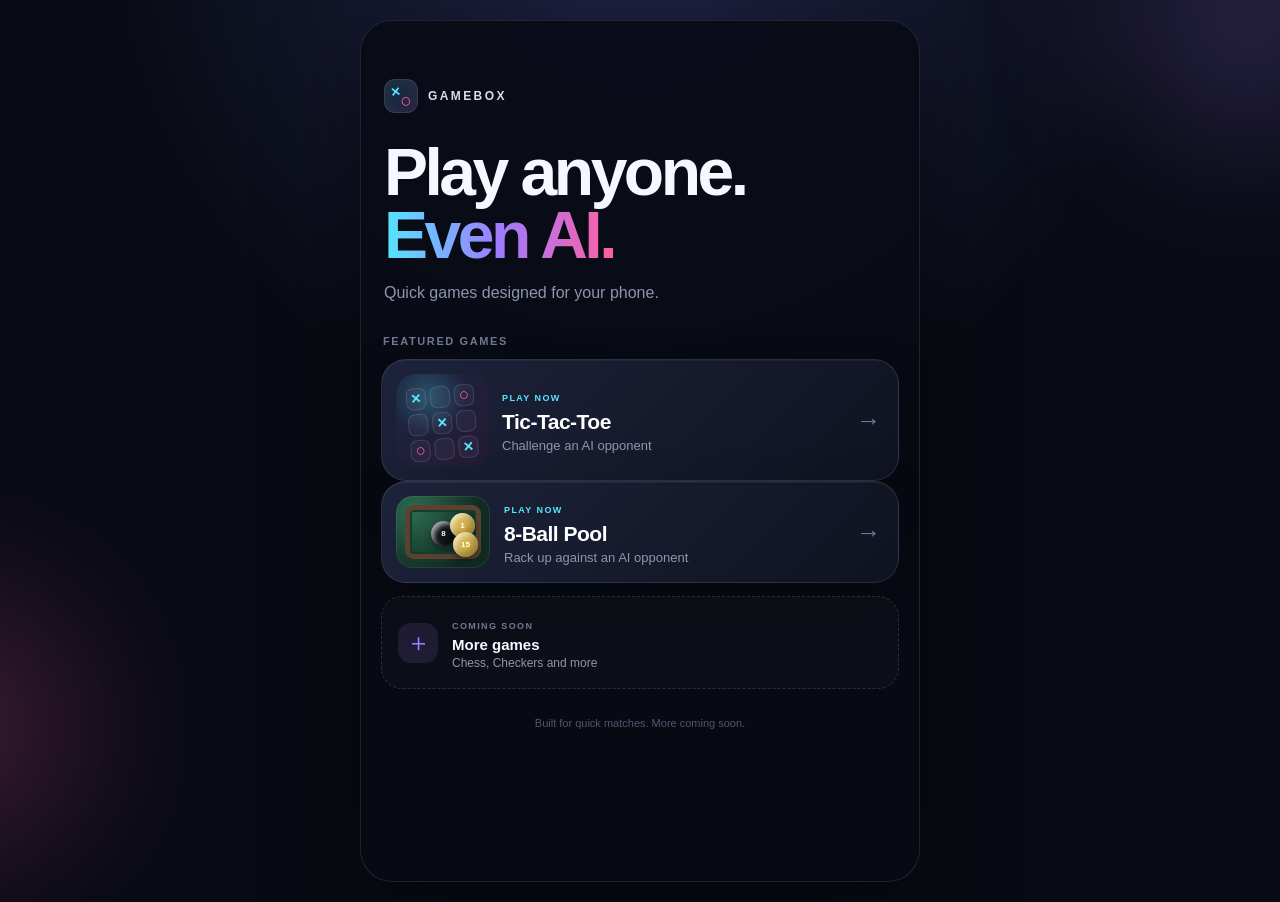
<file: index.html>
<!DOCTYPE html>
<html lang="en">
<head>
<meta charset="UTF-8">
<meta name="viewport" content="width=device-width, initial-scale=1.0, viewport-fit=cover">
<meta name="theme-color" content="#090b14">
<meta name="apple-mobile-web-app-capable" content="yes">
<meta name="apple-mobile-web-app-status-bar-style" content="black-translucent">
<title>GameBox</title>
<link rel="manifest" href="manifest.json">
<link rel="stylesheet" href="style.css?v=8ball1">
</head>
<body>
<div class="ambient ambient-one"></div><div class="ambient ambient-two"></div>
<main id="app">
<section id="home" class="screen active">
<header class="hero">
<div class="brand-row"><div class="brand-mark" aria-hidden="true"><span>×</span><span>○</span></div><p class="eyebrow">GAMEBOX</p></div>
<h1>Play anyone.<br><span>Even AI.</span></h1><p class="subtitle">Quick games designed for your phone.</p>
</header>
<div class="section-label">Featured games</div>
<button class="game-card" onclick="openGame('tictactoe')" aria-label="Open Tic-Tac-Toe">
<div class="card-art"><div class="mini-grid"><i>×</i><i></i><i>○</i><i></i><i>×</i><i></i><i>○</i><i></i><i>×</i></div></div>
<div class="game-info"><span class="game-tag">PLAY NOW</span><h2>Tic-Tac-Toe</h2><p>Challenge an AI opponent</p></div><span class="chevron">→</span>
</button>
<button class="game-card pool-card" onclick="openGame('pool')" aria-label="Open 8-Ball Pool">
<div class="pool-card-art"><span class="pool-ball ball8">8</span><span class="pool-ball ball1">1</span><span class="pool-ball ball15">15</span></div>
<div class="game-info"><span class="game-tag">PLAY NOW</span><h2>8-Ball Pool</h2><p>Rack up against an AI opponent</p></div><span class="chevron">→</span>
</button>
<div class="coming-soon"><div class="plus">＋</div><div><span class="game-tag muted">COMING SOON</span><strong>More games</strong><p>Chess, Checkers and more</p></div></div>
<footer class="home-footer">Built for quick matches. More coming soon.</footer>
</section>

<section id="game" class="screen">
<div class="topbar"><button class="icon-button" onclick="showHome()" aria-label="Back">←</button><div class="top-title"><span>GAMEBOX</span><strong>Tic-Tac-Toe</strong></div><button class="icon-button" onclick="newGame()" aria-label="New game">↻</button></div>
<div class="score-card"><div class="score-player"><span class="player-dot human"></span><span>You</span><b id="humanScore">0</b></div><div class="score-divider">VS</div><div class="score-player"><span class="player-dot ai"></span><span>AI</span><b id="aiScore">0</b></div></div>
<div class="status-pill" id="status">Your turn</div><div class="board-shell"><div class="board" id="board"></div></div>
<div class="difficulty-wrap"><div class="difficulty-heading"><div><span class="game-tag muted">OPPONENT</span><p>AI difficulty</p></div><span class="sparkle">✦</span></div><div class="segmented"><button data-level="easy" onclick="setDifficulty('easy')">Easy</button><button data-level="medium" onclick="setDifficulty('medium')">Medium</button><button data-level="hard" class="selected" onclick="setDifficulty('hard')">Hard</button></div></div>
<button class="primary" id="newGameButton" onclick="newGame()"><span>New Game</span><span>＋</span></button>
</section>

<section id="pool" class="screen pool-screen">
<div class="pool-topbar"><button class="icon-button" onclick="showHome()" aria-label="Back">←</button><div class="top-title"><span>GAMEBOX</span><strong>8-Ball Pool</strong></div><button class="icon-button" onclick="resetPool()" aria-label="New game">↻</button></div>
<div class="pool-head"><div class="pool-player"><span class="cue-dot"></span><div><small id="poolYouLabel">YOU</small><strong id="poolYouGroup">Open</strong></div></div><div class="pool-score" id="poolScore">0 — 0</div><div class="pool-player ai-player"><div><small>AI</small><strong id="poolAIGroup">Open</strong></div><span class="ai-dot"></span></div></div>
<div class="pool-status" id="poolStatus">Your turn · Aim and shoot</div>
<div class="table-wrap"><canvas id="poolCanvas" aria-label="8-ball pool table"></canvas></div>
<div class="pool-controls">
<div class="power-row"><span>POWER</span><input id="power" type="range" min="8" max="100" value="48"><output id="powerValue">48%</output></div>
<div class="aim-hint">Drag around the cue ball to aim</div>
<button id="shootBtn" class="shoot-button" onclick="playerShoot()"><span class="cue-icon">◉</span> SHOOT</button>
</div>
<div class="pool-actions"><button onclick="resetPool()">New Game</button><button onclick="showPoolRules()">Rules</button></div>
</section>
</main>
<div id="rulesModal" class="modal" hidden><div class="modal-card"><button class="modal-close" onclick="closePoolRules()">×</button><span class="game-tag">8-BALL</span><h2>How to play</h2><p>Sink your assigned balls, then legally pocket the 8-ball to win.</p><ul><li>Groups are assigned after the first legal pocket.</li><li>Scratch = foul. The opponent gets ball-in-hand.</li><li>If you pocket one of your balls, you keep shooting.</li><li>Pocket the 8-ball before clearing your group and you lose.</li></ul><button class="primary" onclick="closePoolRules()">Got it</button></div></div>
<script src="app.js?v=8ball1"></script>
</body></html>
</file>
<file: style.css>
* { box-sizing: border-box; -webkit-tap-highlight-color: transparent; }

:root {
  font-family: -apple-system, BlinkMacSystemFont, "SF Pro Display", "SF Pro Text", Inter, sans-serif;
  color: #f7f8ff;
  background: #090b14;
  --bg: #090b14;
  --panel: rgba(20, 24, 40, .82);
  --panel-strong: #171b2d;
  --line: rgba(255,255,255,.10);
  --muted: #8e95ad;
  --cyan: #55e6ff;
  --pink: #ff5fa2;
  --purple: #9d7cff;
}

html { min-height: 100%; background: var(--bg); }
body { margin: 0; min-height: 100vh; background: radial-gradient(circle at 50% -10%, #20264a 0, var(--bg) 45%); overflow-x: hidden; }
button { font: inherit; border: 0; }
button:focus-visible { outline: 3px solid var(--cyan); outline-offset: 3px; }

.ambient { position: fixed; width: 260px; height: 260px; border-radius: 50%; filter: blur(80px); pointer-events: none; opacity: .22; }
.ambient-one { background: var(--purple); top: -120px; right: -100px; }
.ambient-two { background: var(--pink); bottom: 5%; left: -180px; }

#app { width: 100%; max-width: 560px; min-height: 100vh; margin: auto; position: relative; z-index: 1; }
.screen { display: none; min-height: 100vh; padding: calc(22px + env(safe-area-inset-top)) 20px calc(30px + env(safe-area-inset-bottom)); }
.screen.active { display: block; }

.hero { padding: 36px 3px 30px; }
.brand-row { display: flex; align-items: center; gap: 10px; margin-bottom: 28px; }
.brand-mark { width: 34px; height: 34px; border: 1px solid var(--line); border-radius: 11px; display: grid; place-items: center; position: relative; background: linear-gradient(135deg, rgba(85,230,255,.16), rgba(157,124,255,.18)); box-shadow: inset 0 0 20px rgba(255,255,255,.04); }
.brand-mark span { position: absolute; font-weight: 900; line-height: 1; }
.brand-mark span:first-child { color: var(--cyan); transform: translate(-5px,-4px) rotate(-8deg); }
.brand-mark span:last-child { color: var(--pink); transform: translate(5px,4px); font-size: 19px; }
.eyebrow { margin: 0; color: #d9dded; font-size: 12px; letter-spacing: 2.4px; font-weight: 850; }
.hero h1 { margin: 0 0 15px; font-size: clamp(45px, 13vw, 66px); line-height: .95; letter-spacing: -3.5px; font-weight: 900; }
.hero h1 span { background: linear-gradient(90deg, var(--cyan), var(--purple), var(--pink)); -webkit-background-clip: text; background-clip: text; color: transparent; }
.subtitle { margin: 0; color: var(--muted); font-size: 16px; line-height: 1.5; }
.section-label { margin: 0 2px 12px; color: #717991; text-transform: uppercase; letter-spacing: 1.6px; font-size: 11px; font-weight: 800; }

.game-card { width: 100%; display: flex; align-items: center; gap: 14px; text-align: left; padding: 14px; border-radius: 25px; color: #fff; background: linear-gradient(135deg, rgba(30,36,61,.96), rgba(16,19,33,.96)); border: 1px solid var(--line); box-shadow: 0 18px 45px rgba(0,0,0,.25), inset 0 1px 0 rgba(255,255,255,.04); cursor: pointer; transition: transform .16s ease, border-color .16s ease; }
.game-card:active { transform: scale(.985); }
.game-card:hover { border-color: rgba(85,230,255,.28); }
.card-art { width: 92px; height: 92px; flex: 0 0 92px; border-radius: 20px; display: grid; place-items: center; background: radial-gradient(circle at 35% 25%, rgba(85,230,255,.24), transparent 42%), linear-gradient(135deg, #1b2742, #251934); overflow: hidden; }
.mini-grid { width: 68px; height: 68px; display: grid; grid-template-columns: repeat(3,1fr); gap: 4px; transform: rotate(-5deg); }
.mini-grid i { display: grid; place-items: center; border: 1px solid rgba(255,255,255,.12); border-radius: 7px; background: rgba(255,255,255,.035); color: #fff; font-style: normal; font-weight: 900; font-size: 17px; }
.mini-grid i:nth-child(1), .mini-grid i:nth-child(5), .mini-grid i:nth-child(9) { color: var(--cyan); }
.mini-grid i:nth-child(3), .mini-grid i:nth-child(7) { color: var(--pink); }
.game-info { min-width: 0; flex: 1; }
.game-info h2 { margin: 5px 0 4px; font-size: 21px; letter-spacing: -.5px; }
.game-info p { margin: 0; color: var(--muted); font-size: 13px; }
.game-tag { color: var(--cyan); font-size: 9px; letter-spacing: 1.4px; font-weight: 900; }
.game-tag.muted { color: #6f7893; }
.chevron { font-size: 25px; color: #727b95; padding-right: 3px; }

.coming-soon { margin-top: 13px; padding: 18px 16px; display: flex; align-items: center; gap: 14px; border-radius: 21px; border: 1px dashed rgba(255,255,255,.13); background: rgba(255,255,255,.025); }
.plus { width: 40px; height: 40px; border-radius: 13px; display: grid; place-items: center; color: var(--purple); background: rgba(157,124,255,.12); font-size: 25px; }
.coming-soon strong { display: block; margin-top: 3px; font-size: 15px; }
.coming-soon p { margin: 3px 0 0; color: var(--muted); font-size: 12px; }
.home-footer { text-align: center; color: #50576d; font-size: 11px; margin-top: 28px; }

.topbar { display: grid; grid-template-columns: 44px 1fr 44px; align-items: center; gap: 10px; padding: 5px 0 22px; }
.icon-button { width: 44px; height: 44px; border-radius: 14px; background: rgba(255,255,255,.055); border: 1px solid var(--line); color: #e8ebf7; font-size: 25px; cursor: pointer; }
.topbar .icon-button:last-child { font-size: 23px; }
.top-title { text-align: center; }
.top-title span { display: block; color: #626a82; font-size: 9px; letter-spacing: 1.7px; font-weight: 900; margin-bottom: 3px; }
.top-title strong { font-size: 16px; }

.score-card { display: flex; align-items: center; justify-content: space-between; padding: 14px 16px; border: 1px solid var(--line); border-radius: 19px; background: rgba(255,255,255,.045); }
.score-player { display: flex; align-items: center; gap: 8px; color: #c5cada; font-size: 13px; }
.score-player b { color: #fff; font-size: 18px; margin-left: 5px; }
.score-divider { color: #555d73; font-size: 9px; letter-spacing: 1.5px; font-weight: 900; }
.player-dot { width: 8px; height: 8px; border-radius: 50%; display: inline-block; }
.player-dot.human { background: var(--cyan); box-shadow: 0 0 12px rgba(85,230,255,.6); }
.player-dot.ai { background: var(--pink); box-shadow: 0 0 12px rgba(255,95,162,.6); }
.status-pill { width: fit-content; margin: 18px auto 14px; padding: 7px 13px; border-radius: 99px; color: #bdc4d7; background: rgba(255,255,255,.05); border: 1px solid var(--line); font-size: 12px; font-weight: 700; }

.board-shell { width: 100%; min-width: 0; padding: 9px; overflow: hidden; border-radius: 29px; background: linear-gradient(135deg, rgba(85,230,255,.09), rgba(157,124,255,.07), rgba(255,95,162,.09)); border: 1px solid var(--line); box-shadow: 0 25px 60px rgba(0,0,0,.28); }
.board { display: grid; grid-template-columns: repeat(3, minmax(0, 1fr)); grid-template-rows: repeat(3, minmax(0, 1fr)); gap: 9px; width: 100%; aspect-ratio: 1 / 1; min-width: 0; min-height: 0; }
.cell { width: 100%; height: 100%; min-width: 0; min-height: 0; padding: 0; appearance: none; -webkit-appearance: none; border: 1px solid rgba(255,255,255,.075); border-radius: 20px; background: linear-gradient(145deg, #171b2d, #111422); color: var(--cyan); font-size: clamp(50px, 16vw, 78px); font-weight: 900; line-height: 1; cursor: pointer; box-shadow: inset 0 1px 0 rgba(255,255,255,.035); transition: background .12s ease, border-color .12s ease, box-shadow .12s ease; }
.cell.o { color: var(--pink); }
.cell.win { background: linear-gradient(145deg, rgba(85,230,255,.18), rgba(157,124,255,.18)); border-color: rgba(85,230,255,.42); box-shadow: 0 0 28px rgba(85,230,255,.12), inset 0 1px 0 rgba(255,255,255,.08); }
.cell:disabled { cursor: default; }

.difficulty-wrap { margin-top: 22px; }
.difficulty-heading { display: flex; align-items: center; justify-content: space-between; margin-bottom: 10px; }
.difficulty-heading p { margin: 3px 0 0; font-size: 15px; font-weight: 750; }
.sparkle { color: var(--purple); font-size: 22px; }
.segmented { display: grid; grid-template-columns: repeat(3, 1fr); gap: 7px; padding: 5px; border-radius: 15px; background: rgba(255,255,255,.045); border: 1px solid var(--line); }
.segmented button { padding: 11px 4px; border-radius: 11px; color: #7f879d; background: transparent; font-size: 12px; font-weight: 800; cursor: pointer; }
.segmented button.selected { color: #071018; background: linear-gradient(100deg, var(--cyan), #9ef3ff); box-shadow: 0 5px 20px rgba(85,230,255,.18); }
.primary { width: 100%; margin-top: 14px; padding: 15px 18px; display: flex; align-items: center; justify-content: space-between; border-radius: 17px; color: #090b14; background: linear-gradient(100deg, #e7fbff, var(--cyan)); font-weight: 900; cursor: pointer; box-shadow: 0 12px 28px rgba(85,230,255,.14); }
.primary span:last-child { font-size: 20px; }

@media (min-width: 561px) {
  body { padding: 20px 0; }
  #app { min-height: calc(100vh - 40px); border: 1px solid var(--line); border-radius: 32px; overflow: hidden; background: rgba(9,11,20,.86); box-shadow: 0 30px 100px rgba(0,0,0,.45); }
  .screen { min-height: calc(100vh - 40px); }
}


/* Gameplay polish */
.cell { position: relative; overflow: hidden; }
.cell:not(:disabled):active { transform: scale(.96); }
.cell.x { color: var(--cyan); }
.cell.just-played { animation: markPop .22s cubic-bezier(.2,.8,.2,1); }
.cell.win { animation: winPulse .8s ease-in-out infinite alternate; }
.status-pill.win-status { color: #071018; background: linear-gradient(100deg,var(--cyan),#d9fbff); border-color: transparent; box-shadow: 0 0 24px rgba(85,230,255,.18); }
.status-pill.ai-status { color: #ffe2ee; background: rgba(255,95,162,.08); border-color: rgba(255,95,162,.2); }
@keyframes markPop { 0% { transform: scale(.72); opacity: .2; } 70% { transform: scale(1.06); } 100% { transform: scale(1); opacity: 1; } }
@keyframes winPulse { from { transform: scale(1); } to { transform: scale(1.025); } }
@media (prefers-reduced-motion: reduce) { .cell.just-played,.cell.win { animation: none; } .cell:not(:disabled):active { transform: none; } }

/* 8-BALL POOL */
.pool-screen{padding-left:12px;padding-right:12px;max-width:760px;margin:auto;overflow:hidden}.pool-topbar{display:flex;align-items:center;justify-content:space-between;padding:8px 2px 10px}.pool-head{display:grid;grid-template-columns:1fr auto 1fr;align-items:center;gap:10px;margin:2px 4px 10px}.pool-player{display:flex;align-items:center;gap:8px;min-width:0}.pool-player.ai-player{justify-content:flex-end;text-align:right}.pool-player small{display:block;font-size:9px;letter-spacing:1.5px;opacity:.55;font-weight:800}.pool-player strong{font-size:13px}.cue-dot,.ai-dot{width:9px;height:9px;border-radius:50%;display:block;background:#e9eef4;box-shadow:0 0 0 4px rgba(255,255,255,.06)}.ai-dot{background:#d9a84d}.pool-score{font-size:12px;font-weight:900;letter-spacing:1px;opacity:.75}.pool-status{text-align:center;font-size:12px;font-weight:700;margin:4px auto 10px;min-height:18px;color:#d8dee8}.table-wrap{width:100%;display:flex;justify-content:center;filter:drop-shadow(0 20px 32px rgba(0,0,0,.35))}.table-wrap canvas{display:block;width:100%;max-width:700px;height:auto;touch-action:none;border-radius:18px}.pool-controls{margin:12px auto 0;max-width:700px}.power-row{display:grid;grid-template-columns:auto 1fr auto;align-items:center;gap:10px;font-size:10px;font-weight:900;letter-spacing:1.4px;opacity:.8}.power-row input{width:100%;accent-color:#f0c66a}.power-row output{font-variant-numeric:tabular-nums;width:34px;text-align:right}.aim-hint{text-align:center;font-size:11px;opacity:.45;margin:8px 0}.shoot-button{width:100%;border:0;border-radius:15px;padding:14px 16px;background:linear-gradient(135deg,#f1c96d,#c89b42);color:#111;font-weight:950;letter-spacing:1.4px;box-shadow:0 10px 28px rgba(0,0,0,.25);transition:transform .12s,filter .12s}.shoot-button:active{transform:scale(.985);filter:brightness(.94)}.shoot-button:disabled{opacity:.4}.cue-icon{margin-right:7px}.pool-actions{display:flex;gap:10px;max-width:700px;margin:10px auto 0}.pool-actions button{flex:1;border:1px solid rgba(255,255,255,.09);background:rgba(255,255,255,.05);color:inherit;border-radius:13px;padding:11px;font-weight:750}.pool-card-art{position:relative;width:94px;height:72px;border-radius:17px;background:radial-gradient(circle at 20% 20%,#2c6b50,#102b22 70%);box-shadow:inset 0 0 0 1px rgba(255,255,255,.08);overflow:hidden}.pool-card-art:before{content:"";position:absolute;inset:9px;border:5px solid #5c4030;border-radius:9px;box-shadow:inset 0 0 0 2px #143d2b}.pool-ball{position:absolute;width:25px;height:25px;border-radius:50%;display:grid;place-items:center;font-size:8px;font-weight:900;color:#fff;box-shadow:inset -4px -4px 7px rgba(0,0,0,.3),inset 3px 3px 5px rgba(255,255,255,.65),0 4px 7px rgba(0,0,0,.35)}.ball8{background:#12151a;left:35px;top:25px}.ball1{background:#d7b64c;left:54px;top:17px}.ball15{background:#d7b64c;left:57px;top:36px}.modal{position:fixed;inset:0;background:rgba(0,0,0,.7);backdrop-filter:blur(10px);display:grid;place-items:center;padding:22px;z-index:30}.modal[hidden]{display:none}.modal-card{position:relative;max-width:430px;width:100%;padding:25px;border-radius:24px;background:#111521;border:1px solid rgba(255,255,255,.1);box-shadow:0 30px 80px rgba(0,0,0,.45)}.modal-card h2{margin:10px 0 8px}.modal-card p,.modal-card li{color:#aeb6c5;line-height:1.55;font-size:14px}.modal-card ul{padding-left:20px}.modal-close{position:absolute;right:15px;top:12px;background:transparent;border:0;color:#fff;font-size:28px}.modal-card .primary{margin-top:10px}.pool-win{color:#f0c66a!important;font-weight:900}
@media (min-height:800px){.pool-screen{padding-top:18px}.pool-status{margin-bottom:14px}.table-wrap canvas{max-height:52vh;object-fit:contain}}
</file>
